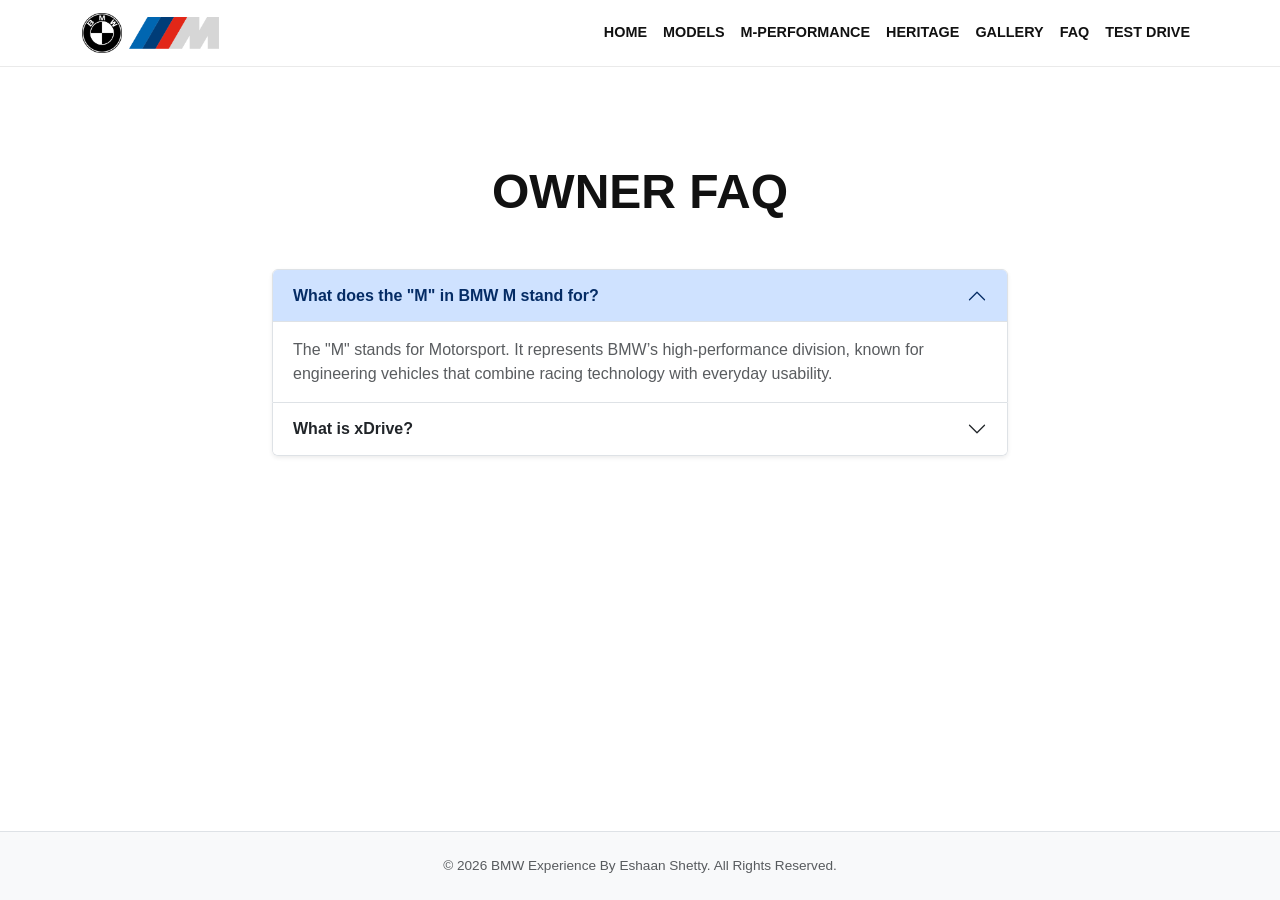
<file: faq.html>
<!DOCTYPE html>
<html lang="en">
<head>
    <meta charset="UTF-8">
    <meta name="viewport" content="width=device-width, initial-scale=1.0">
    <title>BMW | FAQ By ES</title>
    <link rel="icon" type="image/x-icon" href="media/Bmw_B.png">
    <link rel="stylesheet" href="bootstrap-5.3.8-dist/css/bootstrap.min.css">
    <link rel="stylesheet" href="css/style.css">
</head>
<body>
    <nav class="navbar navbar-expand-lg navbar-light navbar-custom sticky-top">
        <div class="container">
            <a class="navbar-brand fw-bold fs-4" href="index.html">
                <img src="media/Bmw_B.png" alt="BMW Logo" width="40">
                <img src="media/BMW_M.png" alt="BMW M Logo" width="90">
            </a>

            <button class="navbar-toggler" type="button" data-bs-toggle="collapse" data-bs-target="#navbarNav">
                <span class="navbar-toggler-icon"></span>
            </button>

            <div class="collapse navbar-collapse" id="navbarNav">
                <ul class="navbar-nav ms-auto text-uppercase fw-semibold" style="font-size: 0.9rem;">
                    <li class="nav-item"><a class="nav-link" href="index.html">Home</a></li>
                    <li class="nav-item"><a class="nav-link" href="models.html">Models</a></li>
                    <li class="nav-item"><a class="nav-link" href="performance.html">M-Performance</a></li>
                    <li class="nav-item"><a class="nav-link" href="heritage.html">Heritage</a></li>
                    <li class="nav-item"><a class="nav-link" href="gallery.html">Gallery</a></li>
                    <li class="nav-item"><a class="nav-link active" href="faq.html">FAQ</a></li>
                    <li class="nav-item"><a class="nav-link" href="testDrive.html">Test Drive</a></li>
                </ul>
            </div>
        </div>
    </nav>
    
    <main class="container my-5 py-5">
        <h1 class="text-center fw-bold mb-5 display-5">OWNER FAQ</h1>
        <div class="row justify-content-center">
            <div class="col-md-8">
                <div class="accordion shadow-sm rounded" id="faqAccordion">
                    <div class="accordion-item">
                        <h2 class="accordion-header">
                            <button class="accordion-button fw-bold" type="button" data-bs-toggle="collapse" data-bs-target="#faq1">
                                What does the "M" in BMW M stand for?
                            </button>
                        </h2>

                        <div id="faq1" class="accordion-collapse collapse show" data-bs-parent="#faqAccordion">
                            <div class="accordion-body text-muted">
                                The "M" stands for Motorsport. It represents BMW’s high-performance division, known for engineering vehicles that combine racing technology with everyday usability.
                            </div>
                        </div>
                    </div>

                    <div class="accordion-item">
                        <h2 class="accordion-header">
                            <button class="accordion-button collapsed fw-bold" type="button" data-bs-toggle="collapse" data-bs-target="#faq2">
                                What is xDrive?
                            </button>
                        </h2>

                        <div id="faq2" class="accordion-collapse collapse" data-bs-parent="#faqAccordion">
                            <div class="accordion-body text-muted">
                                xDrive is BMW’s intelligent all-wheel-drive system designed to enhance traction, stability and control while maintaining sporty driving dynamics.
                            </div>
                        </div>
                    </div>
                </div>
            </div>
        </div>
    </main>

    <footer class="text-center py-4 mt-auto border-top">
        <div class="container">
            <p class="mb-0 text-muted" style="font-size: 0.85rem;">
                &copy; 2026 BMW Experience By Eshaan Shetty. All Rights Reserved.
            </p>
        </div>
    </footer>

    <script src="bootstrap-5.3.8-dist/js/bootstrap.bundle.min.js"></script>

</body>
</html>
</file>
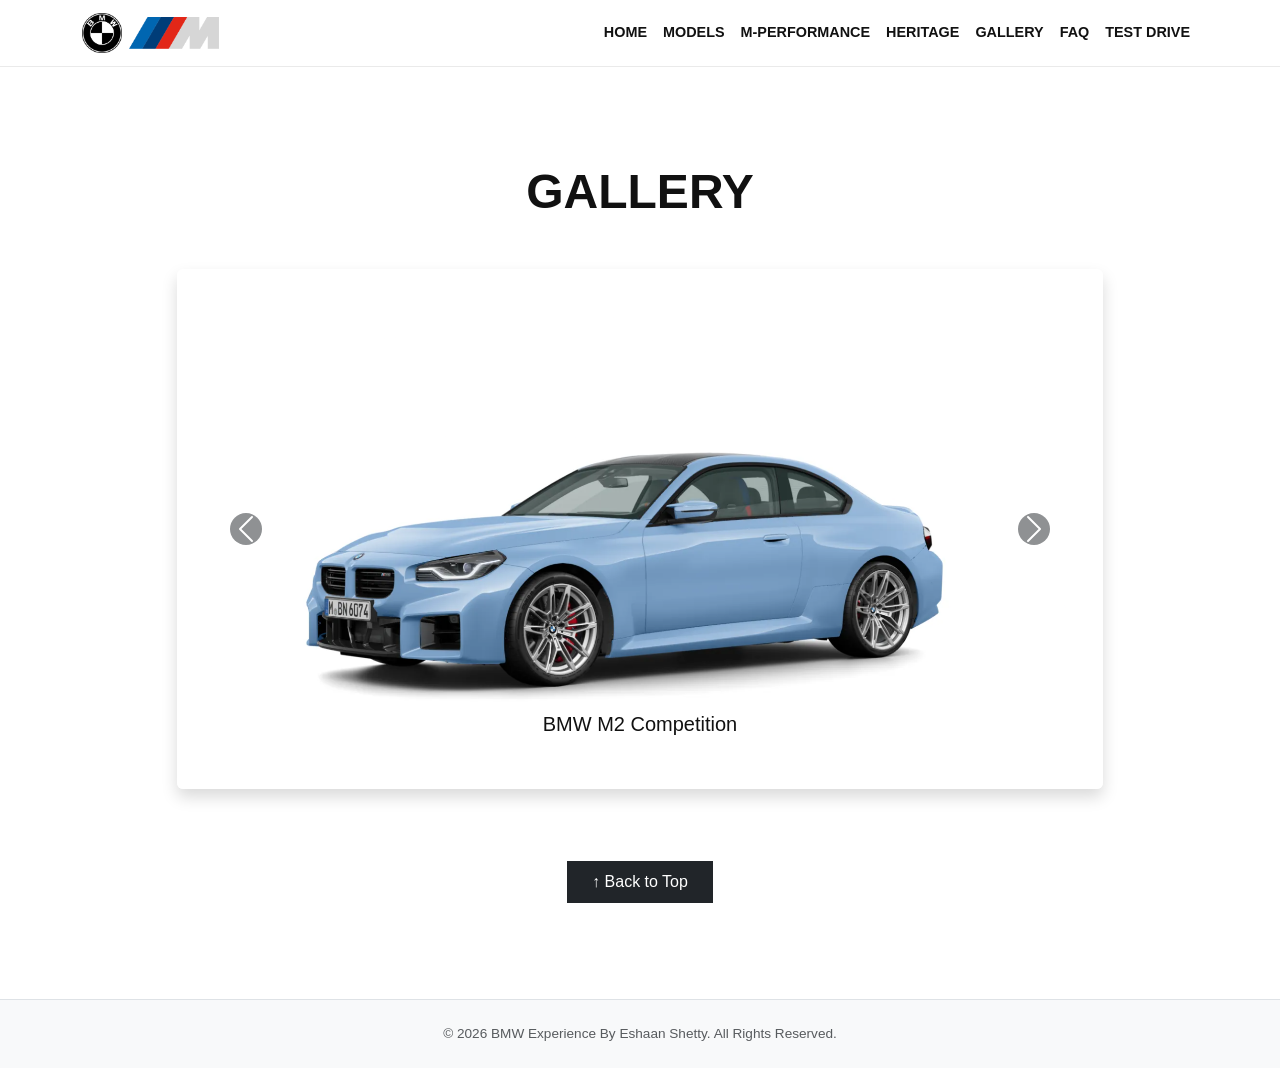
<file: gallery.html>
<!DOCTYPE html>
<html lang="en">
<head>
    <meta charset="UTF-8">
    <meta name="viewport" content="width=device-width, initial-scale=1.0">
    <title>BMW | Gallery By ES</title>
    <link rel="icon" type="image/x-icon" href="media/Bmw_B.png">
    <link rel="stylesheet" href="bootstrap-5.3.8-dist/css/bootstrap.min.css">
    <link rel="stylesheet" href="css/style.css">
</head>
<body>
    <nav class="navbar navbar-expand-lg navbar-light navbar-custom sticky-top">
        <div class="container">
            <a class="navbar-brand fw-bold fs-4" href="index.html">
                <img src="media/Bmw_B.png" alt="BMW Logo" width="40">
                <img src="media/BMW_M.png" alt="BMW M Logo" width="90">
            </a>

            <button class="navbar-toggler" type="button" data-bs-toggle="collapse" data-bs-target="#navbarNav">
                <span class="navbar-toggler-icon"></span>
            </button>

            <div class="collapse navbar-collapse" id="navbarNav">
                <ul class="navbar-nav ms-auto text-uppercase fw-semibold" style="font-size: 0.9rem;">
                    <li class="nav-item"><a class="nav-link" href="index.html">Home</a></li>
                    <li class="nav-item"><a class="nav-link" href="models.html">Models</a></li>
                    <li class="nav-item"><a class="nav-link" href="performance.html">M-Performance</a></li>
                    <li class="nav-item"><a class="nav-link" href="heritage.html">Heritage</a></li>
                    <li class="nav-item"><a class="nav-link active" href="gallery.html">Gallery</a></li>
                    <li class="nav-item"><a class="nav-link" href="faq.html">FAQ</a></li>
                    <li class="nav-item"><a class="nav-link" href="testDrive.html">Test Drive</a></li>
                </ul>
            </div>
        </div>
    </nav>

    <main class="container my-5 py-5">
        <h1 class="text-center fw-bold mb-5 display-5">GALLERY</h1>
        <div class="row justify-content-center">
            <div class="col-lg-10">
                <div id="bmwCarousel" class="carousel slide shadow rounded overflow-hidden" data-bs-ride="carousel">
                    <div class="carousel-indicators">
                        <button type="button" data-bs-target="#bmwCarousel" data-bs-slide-to="0" class="active"></button>
                        <button type="button" data-bs-target="#bmwCarousel" data-bs-slide-to="1"></button>
                        <button type="button" data-bs-target="#bmwCarousel" data-bs-slide-to="2"></button>
                        <button type="button" data-bs-target="#bmwCarousel" data-bs-slide-to="3"></button>
                        <button type="button" data-bs-target="#bmwCarousel" data-bs-slide-to="4"></button>
                        <button type="button" data-bs-target="#bmwCarousel" data-bs-slide-to="5"></button>
                        <button type="button" data-bs-target="#bmwCarousel" data-bs-slide-to="6"></button>
                        <button type="button" data-bs-target="#bmwCarousel" data-bs-slide-to="7"></button>
                        <button type="button" data-bs-target="#bmwCarousel" data-bs-slide-to="8"></button>
                        <button type="button" data-bs-target="#bmwCarousel" data-bs-slide-to="9"></button>
                        <button type="button" data-bs-target="#bmwCarousel" data-bs-slide-to="10"></button>
                        <button type="button" data-bs-target="#bmwCarousel" data-bs-slide-to="11"></button>
                        <button type="button" data-bs-target="#bmwCarousel" data-bs-slide-to="12"></button>
                        <button type="button" data-bs-target="#bmwCarousel" data-bs-slide-to="13"></button>
                    </div>

                    <div class="carousel-inner">
                        <div class="carousel-item active">
                            <img src="media/M2.jpg" class="d-block w-100" alt="BMW M2">
                            <div class="carousel-caption d-none d-md-block">
                                <h5>BMW M2 Competition</h5>
                            </div>
                        </div>

                        <div class="carousel-item">
                            <img src="media/M3.png" class="d-block w-100" alt="BMW M3">
                            <div class="carousel-caption d-none d-md-block">
                                <h5>BMW M3 Competition</h5>
                            </div>
                        </div>

                        <div class="carousel-item">
                            <img src="media/M3_Touring.png" class="d-block w-100" alt="BMW M3 Touring">
                            <div class="carousel-caption d-none d-md-block">
                                <h5>BMW M3 Touring</h5>
                            </div>
                        </div>

                        <div class="carousel-item">
                            <img src="media/bmw-m3-gtr-nfs-hd-12.webp" class="d-block w-100" alt="BMW NFS M3 GTR">
                            <div class="carousel-caption d-none d-md-block">
                                <h5>BMW NFS M3 GTR </h5>
                            </div>
                        </div>

                        <div class="carousel-item">
                            <img src="media/M4.png" class="d-block w-100" alt="BMW M4">
                            <div class="carousel-caption d-none d-md-block">
                                <h5>BMW M4 Competition xDrive</h5>
                            </div>
                        </div>

                        <div class="carousel-item">
                            <img src="media/M5.png" class="d-block w-100" alt="BMW M5">
                            <div class="carousel-caption d-none d-md-block">
                                <h5>BMW M5 Competition (G90)</h5>
                            </div>
                        </div>

                        <div class="carousel-item">
                            <img src="media/M5_Touring.png" class="d-block w-100" alt="BMW M5 Touring">
                            <div class="carousel-caption d-none d-md-block">
                                <h5>BMW M5 Touring</h5>
                            </div>
                        </div>

                        <div class="carousel-item">
                            <img src="media/M8.png" class="d-block w-100" alt="BMW M8">
                            <div class="carousel-caption d-none d-md-block">
                                <h5>BMW M8 Competition</h5>
                            </div>
                        </div>

                        <div class="carousel-item">
                            <img src="media/BMW-X5-M-Competition-Roll.jpg" class="d-block w-100" alt="BMW X5 M Competition">
                            <div class="carousel-caption d-none d-md-block">
                                <h5>BMW X5 M Competition</h5>
                            </div>
                        </div>

                        <div class="carousel-item">
                            <img src="media/BMW_XM_Red_Label.png" class="d-block w-100" alt="BMW XM">
                            <div class="carousel-caption d-none d-md-block">
                                <h5>BMW XM Label Red</h5>
                            </div>
                        </div>
                        <div class="carousel-item">
                            <img src="media/M4GT3.jpg" class="d-block w-100" alt="BMW M4 GT3 EVO">
                            <div class="carousel-caption d-none d-md-block">
                                <h5>BMW M4 GT3 EVO</h5>
                            </div>
                        </div>

                        <div class="carousel-item">
                            <img src="media/M3_Touring_24H.png" class="d-block w-100" alt="BMW M3 Touring 24H">
                            <div class="carousel-caption d-none d-md-block">
                                <h5>BMW M3 Touring 24H</h5>
                            </div>
                        </div>
                        <div class="carousel-item">
                            <img src="media/BMW_LMDH.jpeg" class="d-block w-100" alt="BMW M Hybrid V8">
                            <div class="carousel-caption d-none d-md-block">
                                <h5>BMW M Hybrid V8</h5>
                            </div>
                        </div>
                    </div>

                    <button class="carousel-control-prev" type="button" data-bs-target="#bmwCarousel" data-bs-slide="prev">
                        <span class="carousel-control-prev-icon bg-dark rounded-circle p-3"></span>
                    </button>

                    <button class="carousel-control-next" type="button" data-bs-target="#bmwCarousel" data-bs-slide="next">
                        <span class="carousel-control-next-icon bg-dark rounded-circle p-3"></span>
                    </button>
                </div>
            </div>
        </div>
        <br>
        <div class="text-center mt-5">
            <a href="#top" class="btn btn-dark px-4 py-2 rounded-0">
                ↑ Back to Top
            </a>
        </div>
    </main>

    <footer class="text-center py-4 mt-auto border-top">
        <div class="container">
            <p class="mb-0 text-muted" style="font-size: 0.85rem;">
                &copy; 2026 BMW Experience By Eshaan Shetty. All Rights Reserved.
            </p>
        </div>
    </footer>

    <script src="bootstrap-5.3.8-dist/js/bootstrap.bundle.min.js"></script>

</body>
</html>
</file>
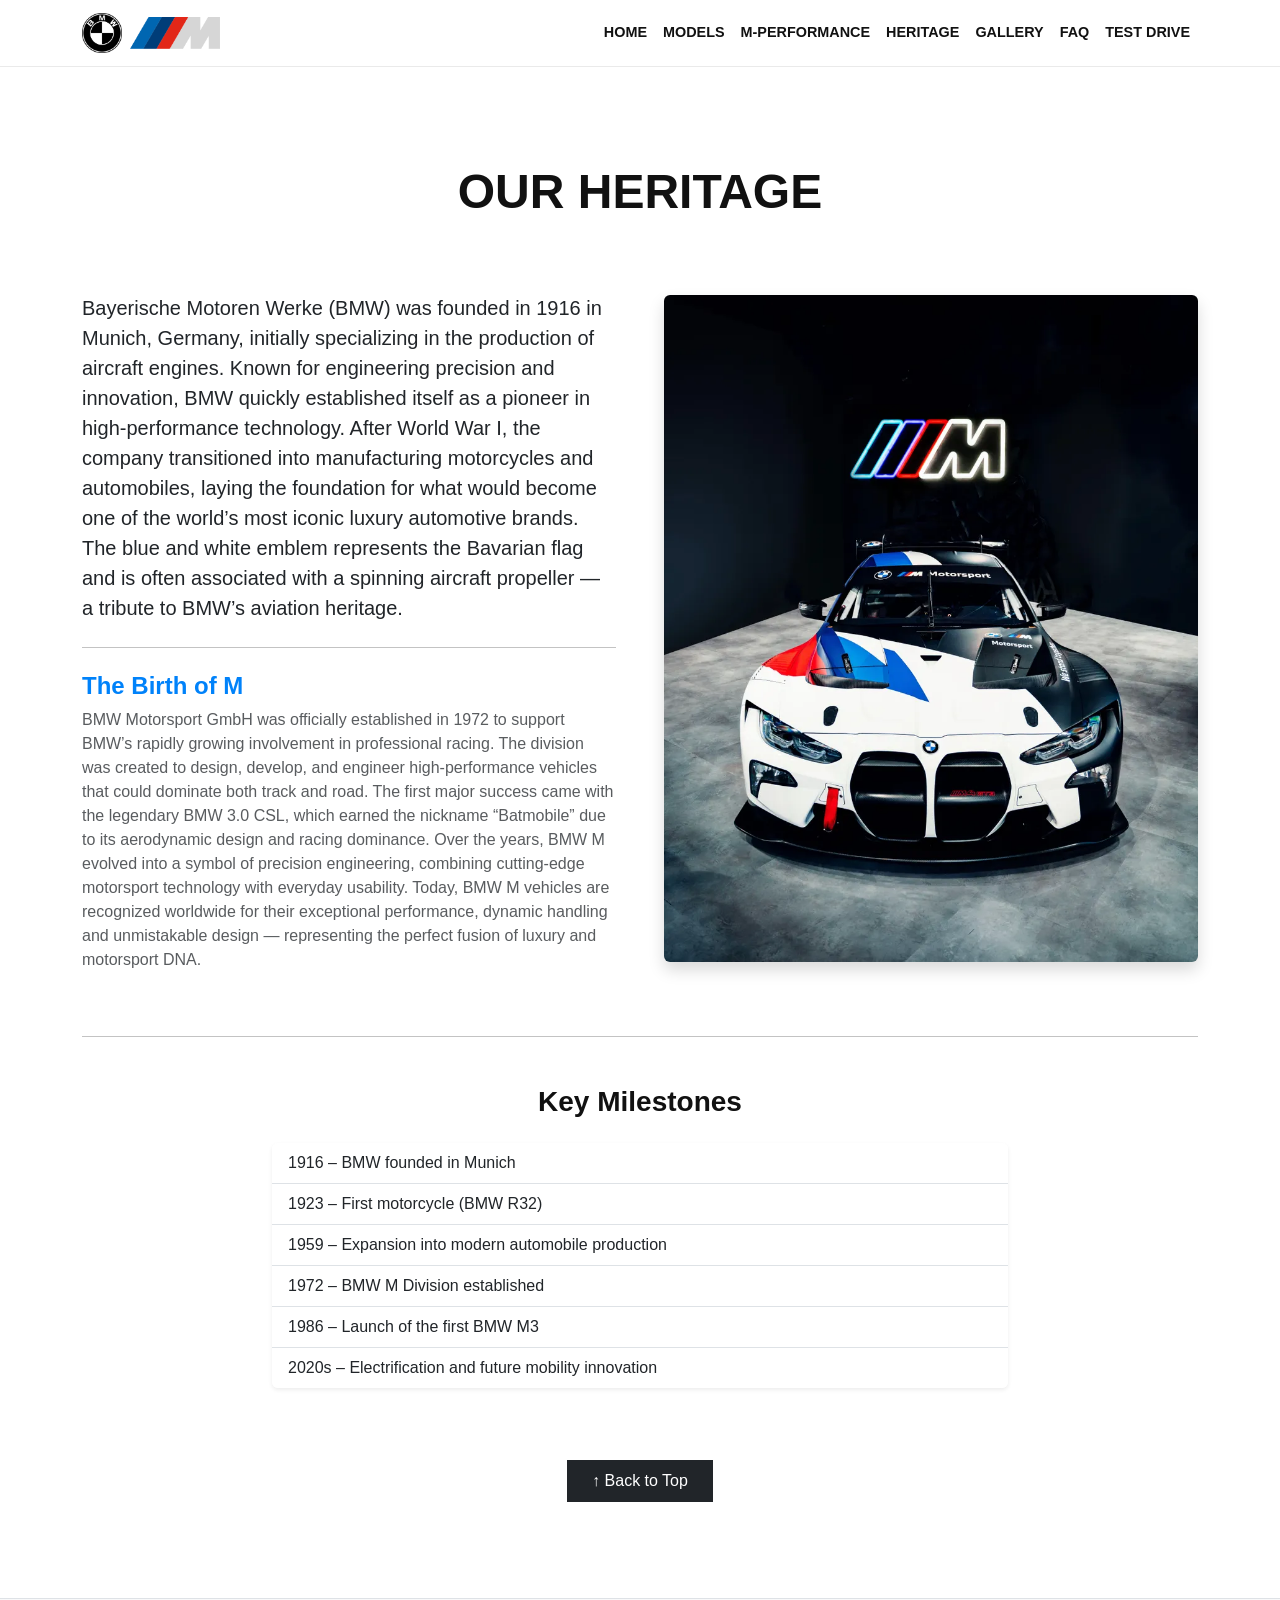
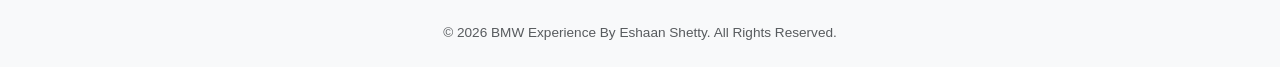
<file: heritage.html>
<!DOCTYPE html>
<html lang="en">
<head>
    <meta charset="UTF-8">
    <meta name="viewport" content="width=device-width, initial-scale=1.0">
    <title>BMW | Heritage By ES</title>
    <link rel="icon" type="image/x-icon" href="media/Bmw_B.png">
    <link rel="stylesheet" href="bootstrap-5.3.8-dist/css/bootstrap.min.css">
    <link rel="stylesheet" href="css/style.css">
</head>
<body>
    <nav class="navbar navbar-expand-lg navbar-light navbar-custom sticky-top">
        <div class="container">
            <a class="navbar-brand fw-bold fs-4 d-flex align-items-center gap-2" href="index.html">
                <img src="media/Bmw_B.png" alt="BMW Logo" width="40">
                <img src="media/BMW_M.png" alt="BMW M Logo" width="90">
            </a>

            <button class="navbar-toggler" type="button" data-bs-toggle="collapse" data-bs-target="#navbarNav">
                <span class="navbar-toggler-icon"></span>
            </button>

            <div class="collapse navbar-collapse" id="navbarNav">
                <ul class="navbar-nav ms-auto text-uppercase fw-semibold" style="font-size: 0.9rem;">
                    <li class="nav-item"><a class="nav-link" href="index.html">Home</a></li>
                    <li class="nav-item"><a class="nav-link" href="models.html">Models</a></li>
                    <li class="nav-item"><a class="nav-link" href="performance.html">M-Performance</a></li>
                    <li class="nav-item"><a class="nav-link active" href="heritage.html">Heritage</a></li>
                    <li class="nav-item"><a class="nav-link" href="gallery.html">Gallery</a></li>
                    <li class="nav-item"><a class="nav-link" href="faq.html">FAQ</a></li>
                    <li class="nav-item"><a class="nav-link" href="testDrive.html">Test Drive</a></li>
                </ul>
            </div>
        </div>
    </nav>

    <main class="container my-5 py-5">
        <h1 class="text-center fw-bold mb-5 display-5">OUR HERITAGE</h1>
        <div class="row align-items-center g-5">
            <div class="col-lg-6">
                <br>
                <p class="lead text-dark">
                    Bayerische Motoren Werke (BMW) was founded in 1916 in Munich, Germany, initially specializing in the production of aircraft engines. Known for engineering precision and innovation, BMW quickly established itself as a pioneer in high-performance technology. After World War I, the company transitioned into manufacturing motorcycles and automobiles, laying the foundation for what would become one of the world’s most iconic luxury automotive brands. The blue and white emblem represents the Bavarian flag and is often associated with a spinning aircraft propeller — a tribute to BMW’s aviation heritage.
                </p>

                <hr class="my-4">

                <h4 class="text-m-blue fw-bold">The Birth of M</h4>

                <p class="text-muted">
                    BMW Motorsport GmbH was officially established in 1972 to support BMW’s rapidly growing involvement in professional racing. The division was created to design, develop, and engineer high-performance vehicles that could dominate both track and road. The first major success came with the legendary BMW 3.0 CSL, which earned the nickname “Batmobile” due to its aerodynamic design and racing dominance.

                    Over the years, BMW M evolved into a symbol of precision engineering, combining cutting-edge motorsport technology with everyday usability. Today, BMW M vehicles are recognized worldwide for their exceptional performance, dynamic handling and unmistakable design — representing the perfect fusion of luxury and motorsport DNA.
                </p>
            </div>

            <div class="col-lg-6">
                <img src="media/M4_GT3.jpg" alt="BMW M Heritage" class="img-fluid rounded shadow">
            </div>
        </div>

        <hr class="my-5">
        <h3 class="fw-bold mb-4 text-center">Key Milestones</h3>
        <div class="row justify-content-center">
            <div class="col-lg-8">
                <ul class="list-group list-group-flush shadow-sm rounded">
                    <li class="list-group-item">1916 – BMW founded in Munich</li>
                    <li class="list-group-item">1923 – First motorcycle (BMW R32)</li>
                    <li class="list-group-item">1959 – Expansion into modern automobile production</li>
                    <li class="list-group-item">1972 – BMW M Division established</li>
                    <li class="list-group-item">1986 – Launch of the first BMW M3</li>
                    <li class="list-group-item">2020s – Electrification and future mobility innovation</li>
                </ul>
            </div>
        </div>
        <br>
        <div class="text-center mt-5">
            <a href="#top" class="btn btn-dark px-4 py-2 rounded-0">
                ↑ Back to Top
            </a>
        </div>
    </main>

    <footer class="text-center py-4 mt-auto border-top">
        <div class="container">
            <p class="mb-0 text-muted" style="font-size: 0.85rem;">
                &copy; 2026 BMW Experience By Eshaan Shetty. All Rights Reserved.
            </p>
        </div>
    </footer>

    <script src="bootstrap-5.3.8-dist/js/bootstrap.bundle.min.js"></script>

</body>
</html>
</file>
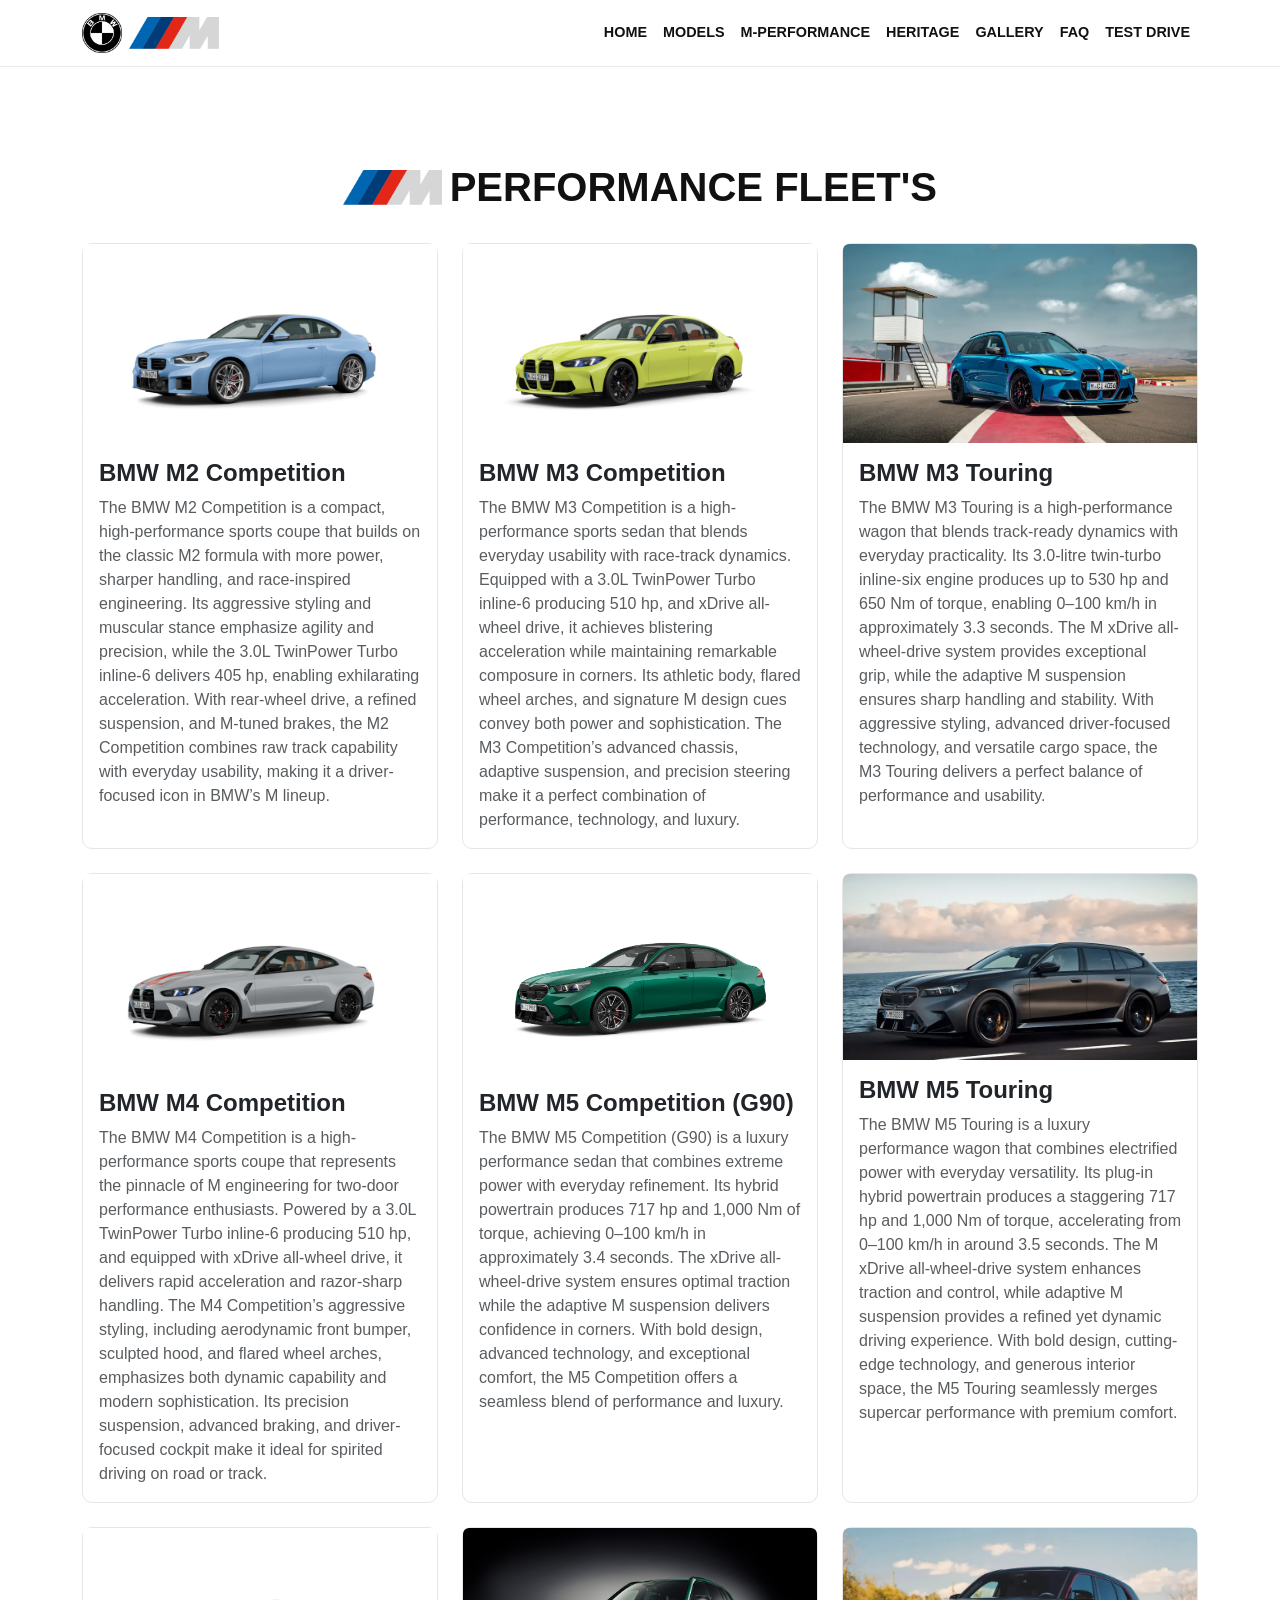
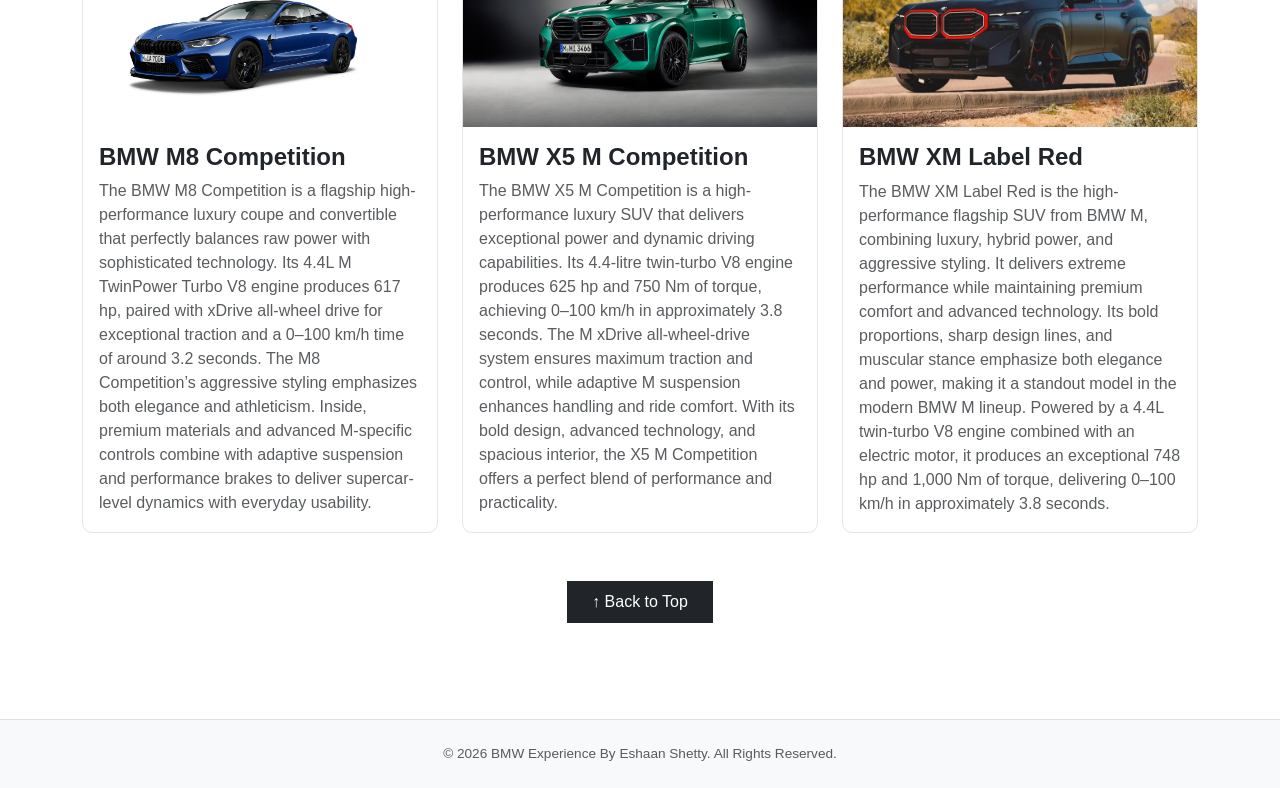
<file: models.html>
<!DOCTYPE html>
<html lang="en">
<head>
    <meta charset="UTF-8">
    <meta name="viewport" content="width=device-width, initial-scale=1.0">
    <title>BMW | Models By ES</title>
    <link rel="icon" type="image/x-icon" href="media/Bmw_B.png">
    <link rel="stylesheet" href="bootstrap-5.3.8-dist/css/bootstrap.min.css">
    <link rel="stylesheet" href="css/style.css">
</head>
<body>
    <nav class="navbar navbar-expand-lg navbar-light navbar-custom sticky-top">
        <div class="container">
            <a class="navbar-brand fw-bold fs-4" href="index.html">
                <img src="media/Bmw_B.png" alt="BMW Logo" width="40">
                <img src="media/BMW_M.png" alt="BMW M Logo" width="90">
            </a>

            <button class="navbar-toggler" type="button" data-bs-toggle="collapse" data-bs-target="#navbarNav">
                <span class="navbar-toggler-icon"></span>
            </button>

            <div class="collapse navbar-collapse" id="navbarNav">
                <ul class="navbar-nav ms-auto text-uppercase fw-semibold" style="font-size: 0.9rem;">
                    <li class="nav-item"><a class="nav-link" href="index.html">Home</a></li>
                    <li class="nav-item"><a class="nav-link active" href="models.html">Models</a></li>
                    <li class="nav-item"><a class="nav-link" href="performance.html">M-Performance</a></li>
                    <li class="nav-item"><a class="nav-link" href="heritage.html">Heritage</a></li>
                    <li class="nav-item"><a class="nav-link" href="gallery.html">Gallery</a></li>
                    <li class="nav-item"><a class="nav-link" href="faq.html">FAQ</a></li>
                    <li class="nav-item"><a class="nav-link" href="testDrive.html">Test Drive</a></li>
                </ul>
            </div>
        </div>
    </nav>

    <main class="container my-5 py-5">
        <h1 class="d-flex justify-content-center align-items-center fw-bold" style="font-size:40px;">
           <img src="media/BMW_M.png" height="35" class="me-2">
            PERFORMANCE FLEET'S
        </h1>
        <br>
        <div class="row g-4">
            <!-- M2 -->
            <div class="col-md-4">
                <div class="card h-100 premium-card">
                    <img src="media/M2.jpg" class="card-img-top rounded-top" alt="BMW M2">
                    <div class="card-body">
                        <h4 class="fw-bold">BMW M2 Competition</h4>
                        <p class="card-text text-muted">
                            The BMW M2 Competition is a compact, high-performance sports coupe that builds on the classic M2 formula with more power, sharper handling, and race-inspired engineering. Its aggressive styling and muscular stance emphasize agility and precision, while the 3.0L TwinPower Turbo inline-6 delivers 405 hp, enabling exhilarating acceleration. With rear-wheel drive, a refined suspension, and M-tuned brakes, the M2 Competition combines raw track capability with everyday usability, making it a driver-focused icon in BMW’s M lineup.
                        </p>
                    </div>
                </div>
            </div>

            <!-- M3 -->
            <div class="col-md-4">
                <div class="card h-100 premium-card">
                    <img src="media/M3.png" class="card-img-top rounded-top" alt="BMW M3">
                    <div class="card-body">
                        <h4 class="fw-bold">BMW M3 Competition</h4>
                        <p class="card-text text-muted">
                            The BMW M3 Competition is a high-performance sports sedan that blends everyday usability with race-track dynamics. Equipped with a 3.0L TwinPower Turbo inline-6 producing 510 hp, and xDrive all-wheel drive, it achieves blistering acceleration while maintaining remarkable composure in corners. Its athletic body, flared wheel arches, and signature M design cues convey both power and sophistication. The M3 Competition’s advanced chassis, adaptive suspension, and precision steering make it a perfect combination of performance, technology, and luxury.
                        </p>
                    </div>
                </div>
            </div>

            <!-- M3 Touring-->
            <div class="col-md-4">
                <div class="card h-100 premium-card">
                    <img src="media/M3_Touring.png" class="card-img-top rounded-top" alt="BMW M3 Touring">
                    <div class="card-body">
                        <h4 class="fw-bold">BMW M3 Touring</h4>
                        <p class="card-text text-muted">
                            The BMW M3 Touring is a high-performance wagon that blends track-ready dynamics with everyday practicality. Its 3.0-litre twin-turbo inline-six engine produces up to 530 hp and 650 Nm of torque, enabling 0–100 km/h in approximately 3.3 seconds. The M xDrive all-wheel-drive system provides exceptional grip, while the adaptive M suspension ensures sharp handling and stability. With aggressive styling, advanced driver-focused technology, and versatile cargo space, the M3 Touring delivers a perfect balance of performance and usability.
                        </p>
                    </div>
                </div>
            </div>

            <!-- M4 -->
            <div class="col-md-4">
                <div class="card h-100 premium-card">
                    <img src="media/M4.png" class="card-img-top rounded-top" alt="BMW M4">
                    <div class="card-body">
                        <h4 class="fw-bold">BMW M4 Competition</h4>
                        <p class="card-text text-muted">
                            The BMW M4 Competition is a high-performance sports coupe that represents the pinnacle of M engineering for two-door performance enthusiasts. Powered by a 3.0L TwinPower Turbo inline-6 producing 510 hp, and equipped with xDrive all-wheel drive, it delivers rapid acceleration and razor-sharp handling. The M4 Competition’s aggressive styling, including aerodynamic front bumper, sculpted hood, and flared wheel arches, emphasizes both dynamic capability and modern sophistication. Its precision suspension, advanced braking, and driver-focused cockpit make it ideal for spirited driving on road or track.
                        </p>
                    </div>
                </div>
            </div>

            <!-- M5 -->
            <div class="col-md-4">
                <div class="card h-100 premium-card">
                    <img src="media/M5.png" class="card-img-top rounded-top" alt="BMW M5">
                    <div class="card-body">
                        <h4 class="fw-bold">BMW M5 Competition (G90)</h4>
                        <p class="card-text text-muted">
                            The BMW M5 Competition (G90) is a luxury performance sedan that combines extreme power with everyday refinement. Its hybrid powertrain produces 717 hp and 1,000 Nm of torque, achieving 0–100 km/h in approximately 3.4 seconds. The xDrive all-wheel-drive system ensures optimal traction while the adaptive M suspension delivers confidence in corners. With bold design, advanced technology, and exceptional comfort, the M5 Competition offers a seamless blend of performance and luxury.
                        </p>
                    </div>
                </div>
            </div>

            <!-- M5 Touring-->
            <div class="col-md-4">
                <div class="card h-100 premium-card">
                    <img src="media/Touring_M5.png" class="card-img-top rounded-top" alt="BMW M5 Touring">
                    <div class="card-body">
                        <h4 class="fw-bold">BMW M5 Touring</h4>
                        <p class="card-text text-muted">
                            The BMW M5 Touring is a luxury performance wagon that combines electrified power with everyday versatility. Its plug-in hybrid powertrain produces a staggering 717 hp and 1,000 Nm of torque, accelerating from 0–100 km/h in around 3.5 seconds. The M xDrive all-wheel-drive system enhances traction and control, while adaptive M suspension provides a refined yet dynamic driving experience. With bold design, cutting-edge technology, and generous interior space, the M5 Touring seamlessly merges supercar performance with premium comfort.
                        </p>
                    </div>
                </div>
            </div>
            
            <!-- M8 -->
            <div class="col-md-4">
                <div class="card h-100 premium-card">
                    <img src="media/M8.png" class="card-img-top rounded-top" alt="BMW M8">
                    <div class="card-body">
                        <h4 class="fw-bold">BMW M8 Competition</h4>
                        <p class="card-text text-muted">
                            The BMW M8 Competition is a flagship high-performance luxury coupe and convertible that perfectly balances raw power with sophisticated technology. Its 4.4L M TwinPower Turbo V8 engine produces 617 hp, paired with xDrive all-wheel drive for exceptional traction and a 0–100 km/h time of around 3.2 seconds. The M8 Competition’s aggressive styling emphasizes both elegance and athleticism. Inside, premium materials and advanced M-specific controls combine with adaptive suspension and performance brakes to deliver supercar-level dynamics with everyday usability.
                        </p>
                    </div>
                </div>
            </div>

            <!-- BMW X5 M Competition -->
            <div class="col-md-4">
                <div class="card h-100 premium-card">
                    <img src="media/BMW-X5-M-Competition.jpg" class="card-img-top rounded-top" alt="BMW X5 M Competition">
                    <div class="card-body">
                        <h4 class="fw-bold">BMW X5 M Competition</h4>
                        <p class="card-text text-muted">
                           The BMW X5 M Competition is a high-performance luxury SUV that delivers exceptional power and dynamic driving capabilities. Its 4.4-litre twin-turbo V8 engine produces 625 hp and 750 Nm of torque, achieving 0–100 km/h in approximately 3.8 seconds. The M xDrive all-wheel-drive system ensures maximum traction and control, while adaptive M suspension enhances handling and ride comfort. With its bold design, advanced technology, and spacious interior, the X5 M Competition offers a perfect blend of performance and practicality.
                    </div>
                </div>
            </div>

            <!-- XM -->
            <div class="col-md-4">
                <div class="card h-100 premium-card">
                    <img src="media/BMW_XM_Red_Label.png" class="card-img-top rounded-top" alt="BMW XM">
                    <div class="card-body">
                        <h4 class="fw-bold">BMW XM Label Red</h4>
                        <p class="card-text text-muted">
                            The BMW XM Label Red is the high-performance flagship SUV from BMW M, combining luxury, hybrid power, and aggressive styling. It delivers extreme performance while maintaining premium comfort and advanced technology. Its bold proportions, sharp design lines, and muscular stance emphasize both elegance and power, making it a standout model in the modern BMW M lineup. Powered by a 4.4L twin-turbo V8 engine combined with an electric motor, it produces an exceptional 748 hp and 1,000 Nm of torque, delivering 0–100 km/h in approximately 3.8 seconds.
                        </p>
                    </div>
                </div>
            </div>
            <br>
            <div class="text-center mt-5">
                <a href="#top" class="btn btn-dark px-4 py-2 rounded-0">
                    ↑ Back to Top
                </a>
            </div>
        </div>
    </main>

    <footer class="text-center py-4 mt-auto border-top">
        <div class="container">
            <p class="mb-0 text-muted" style="font-size: 0.85rem;">
                &copy; 2026 BMW Experience By Eshaan Shetty. All Rights Reserved.
            </p>
        </div>
    </footer>
    <script src="bootstrap-5.3.8-dist/js/bootstrap.bundle.min.js"></script>
</body>
</html>
</file>
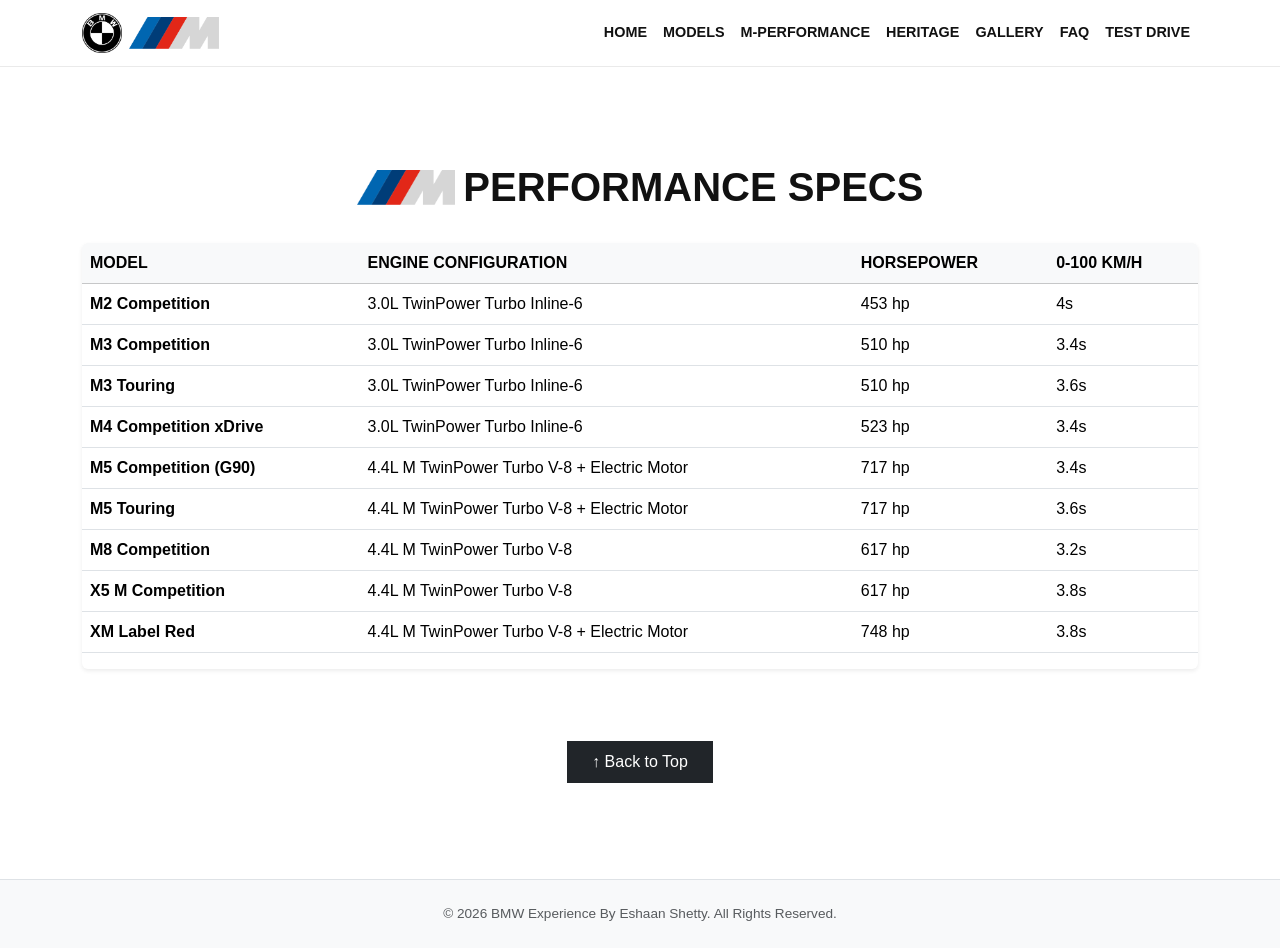
<file: performance.html>
<!DOCTYPE html>
<html lang="en">
<head>
    <meta charset="UTF-8">
    <meta name="viewport" content="width=device-width, initial-scale=1.0">
    <title>BMW | Performance By ES</title>
    <link rel="icon" type="image/x-icon" href="media/Bmw_B.png">
    <link rel="stylesheet" href="bootstrap-5.3.8-dist/css/bootstrap.min.css">
    <link rel="stylesheet" href="css/style.css">
</head>
<body>
    <nav class="navbar navbar-expand-lg navbar-light navbar-custom sticky-top">
        <div class="container">
            <a class="navbar-brand fw-bold fs-4" href="index.html">
                <img src="media/Bmw_B.png" alt="BMW Logo" width="40">
                <img src="media/BMW_M.png" alt="BMW M Logo" width="90">
            </a>

            <button class="navbar-toggler" type="button" data-bs-toggle="collapse" data-bs-target="#navbarNav">
                <span class="navbar-toggler-icon"></span>
            </button>

            <div class="collapse navbar-collapse" id="navbarNav">
                <ul class="navbar-nav ms-auto text-uppercase fw-semibold" style="font-size: 0.9rem;">
                    <li class="nav-item"><a class="nav-link" href="index.html">Home</a></li>
                    <li class="nav-item"><a class="nav-link" href="models.html">Models</a></li>
                    <li class="nav-item"><a class="nav-link active" href="performance.html">M-Performance</a></li>
                    <li class="nav-item"><a class="nav-link" href="heritage.html">Heritage</a></li>
                    <li class="nav-item"><a class="nav-link" href="gallery.html">Gallery</a></li>
                    <li class="nav-item"><a class="nav-link" href="faq.html">FAQ</a></li>
                    <li class="nav-item"><a class="nav-link" href="testDrive.html">Test Drive</a></li>
                </ul>
            </div>
        </div>
    </nav>

    <main class="container my-5 py-5">
        <h1 class="d-flex justify-content-center align-items-center fw-bold" style="font-size:40px;">
            <img src="media/BMW_M.png" height="35" class="me-2">
            PERFORMANCE SPECS
        </h1>
        <br>
        <div class="table-responsive shadow-sm rounded">
            <table class="table table-hover align-middle">
                <thead class="table-light text-uppercase">
                    <tr>
                        <th>Model</th>
                        <th>Engine Configuration</th>
                        <th>Horsepower</th>
                        <th>0-100 km/h</th>
                    </tr>
                </thead>

                <tbody>
                    <tr>
                        <th class="fw-bold">M2 Competition</th>
                        <td>3.0L TwinPower Turbo Inline-6</td>
                        <td>453 hp</td>
                        <td>4s</td>
                    </tr>

                    <tr>
                        <th class="fw-bold">M3 Competition</th>
                        <td>3.0L TwinPower Turbo Inline-6</td>
                        <td>510 hp</td>
                        <td>3.4s</td>
                    </tr>

                    <tr>
                        <td><strong>M3 Touring</strong></td>
                        <td>3.0L TwinPower Turbo Inline-6</td>
                        <td>510 hp</td>
                        <td>3.6s</td>
                    </tr>

                    <tr>
                        <th class="fw-bold">M4 Competition xDrive</th>
                        <td>3.0L TwinPower Turbo Inline-6</td>
                        <td>523 hp</td>
                        <td>3.4s</td>
                    </tr>

                    <tr>
                        <th class="fw-bold">M5 Competition (G90)</th>
                        <td>4.4L M TwinPower Turbo V-8 + Electric Motor</td>
                        <td>717 hp</td>
                        <td>3.4s</td>
                    </tr>

                    <tr>
                        <td><strong>M5 Touring</strong></td>
                        <td>4.4L M TwinPower Turbo V-8 + Electric Motor</td>
                        <td>717 hp</td>
                        <td>3.6s</td>
                    </tr>

                    <tr>
                        <th class="fw-bold">M8 Competition</th>
                        <td>4.4L M TwinPower Turbo V-8</td>
                        <td>617 hp</td>
                        <td>3.2s</td>
                    </tr>

                    <tr>
                        <td><strong>X5 M Competition</strong></td>
                        <td>4.4L M TwinPower Turbo V-8</td>
                        <td>617 hp</td>
                        <td>3.8s</td>
                    </tr>

                    <tr>
                        <th class="fw-bold">XM Label Red</th>
                        <td>4.4L M TwinPower Turbo V-8 + Electric Motor</td>
                        <td>748 hp</td>
                        <td>3.8s</td>
                    </tr>
                </tbody>
            </table>
        </div>
        <br>
        <div class="text-center mt-5">
            <a href="#top" class="btn btn-dark px-4 py-2 rounded-0">
                ↑ Back to Top
            </a>
        </div>
    </main>

    <footer class="text-center py-4 mt-auto border-top">
        <div class="container">
            <p class="mb-0 text-muted" style="font-size: 0.85rem;">
                &copy; 2026 BMW Experience By Eshaan Shetty. All Rights Reserved.
            </p>
        </div>
    </footer>

    <script src="bootstrap-5.3.8-dist/js/bootstrap.bundle.min.js"></script>

</body>
</html>
</file>
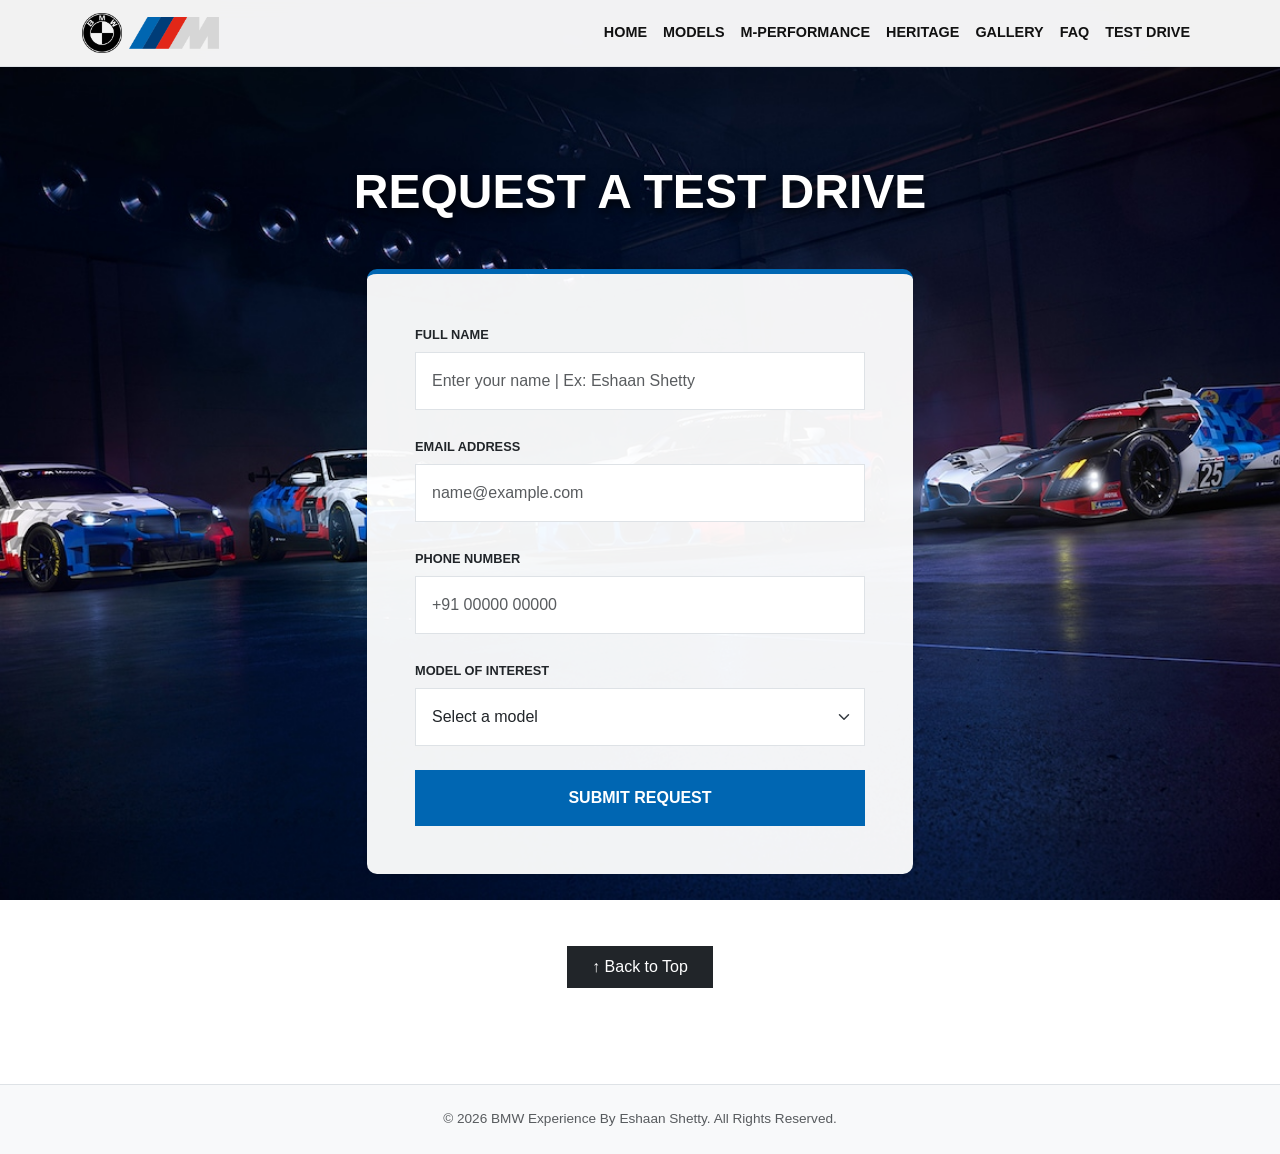
<file: testDrive.html>
<!DOCTYPE html>
<html lang="en">
<head>
    <meta charset="UTF-8">
    <meta name="viewport" content="width=device-width, initial-scale=1.0">
    <title>BMW | Contact By ES</title>
    <link rel="icon" type="image/x-icon" href="media/Bmw_B.png">
    <link rel="stylesheet" href="bootstrap-5.3.8-dist/css/bootstrap.min.css">
    <link rel="stylesheet" href="css/style.css">
    
    <style>
        :root {
            --m-blue: #0066b2;
        }
        
        body {
            background-image: url('media/bmw-m-motorsport.jpg'); 
            background-size: cover;          
            background-position: center;     
            background-attachment: fixed;    
            background-repeat: no-repeat;
        }

        h1.display-5 {
            color: white !important; 
            text-shadow: 2px 4px 10px rgba(0, 0, 0, 0.8); 
        }

        .premium-card {
            border: none;
            border-top: 5px solid var(--m-blue);
            background-color: rgba(255, 255, 255, 0.95); 
        }

        #testDriveForm {
            transition: opacity 0.3s ease;
        }
    </style>
</head>
<body id="top">
    <nav class="navbar navbar-expand-lg navbar-light navbar-custom sticky-top bg-white border-bottom">
        <div class="container">
            <a class="navbar-brand fw-bold fs-4" href="index.html">
                <img src="media/Bmw_B.png" alt="BMW Logo" width="40">
                <img src="media/BMW_M.png" alt="BMW M Logo" width="90">
            </a>

            <button class="navbar-toggler" type="button" data-bs-toggle="collapse" data-bs-target="#navbarNav">
                <span class="navbar-toggler-icon"></span>
            </button>
            <div class="collapse navbar-collapse" id="navbarNav">
                <ul class="navbar-nav ms-auto text-uppercase fw-semibold" style="font-size: 0.9rem;">
                    <li class="nav-item"><a class="nav-link" href="index.html">Home</a></li>
                    <li class="nav-item"><a class="nav-link" href="models.html">Models</a></li>
                    <li class="nav-item"><a class="nav-link" href="performance.html">M-Performance</a></li>
                    <li class="nav-item"><a class="nav-link" href="heritage.html">Heritage</a></li>
                    <li class="nav-item"><a class="nav-link" href="gallery.html">Gallery</a></li>
                    <li class="nav-item"><a class="nav-link" href="faq.html">FAQ</a></li>
                    <li class="nav-item"><a class="nav-link" href="testDrive.html">Test Drive</a></li>
                </ul>
            </div>
        </div>
    </nav>

    <main class="container my-5 py-5">
        <h1 class="text-center fw-bold mb-5 display-5">REQUEST A TEST DRIVE</h1>
        <div class="row justify-content-center">
            <div class="col-md-6">
                <div class="card premium-card p-4 p-md-5 shadow-sm">
                    <form id="testDriveForm">
                        <div class="mb-4">
                            <label for="name" class="form-label fw-semibold text-uppercase" style="font-size: 0.8rem;">
                                Full Name
                            </label>
                            <input type="text" class="form-control rounded-0 p-3" id="name" name="Full Name" placeholder="Enter your name | Ex: Eshaan Shetty" required>
                        </div>

                        <div class="mb-4">
                            <label for="email" class="form-label fw-semibold text-uppercase" style="font-size: 0.8rem;">
                                Email Address
                            </label>
                            <input type="email" class="form-control rounded-0 p-3" id="email" name="Email" placeholder="name@example.com" required>
                        </div>

                        <div class="mb-4">
                            <label for="phone" class="form-label fw-semibold text-uppercase" style="font-size: 0.8rem;">
                                Phone Number
                            </label>
                            <input type="tel" class="form-control rounded-0 p-3" id="phone" name="Phone Number" placeholder="+91 00000 00000" required>
                        </div>

                        <div class="mb-4">
                            <label for="model" class="form-label fw-semibold text-uppercase" style="font-size: 0.8rem;">
                                Model of Interest
                            </label>
                            <select class="form-select rounded-0 p-3" id="model" name="Model of Interest" required>
                                <option value="" selected disabled>Select a model</option>
                                <option value="BMW M2 Competition">BMW M2 Competition</option>
                                <option value="BMW M3 Competition">BMW M3 Competition</option>
                                <option value="BMW M3 Touring">BMW M3 Touring</option>
                                <option value="BMW M4 Competition xDrive">BMW M4 Competition xDrive</option>
                                <option value="BMW M5 Competition (G90)">BMW M5 Competition (G90)</option>
                                <option value="BMW M5 Touring">BMW M5 Touring</option>
                                <option value="BMW M8 Competition">BMW M8 Competition</option>
                                <option value="BMW X5 M Competition">BMW X5 M Competition</option>
                                <option value="BMW XM Label Red">BMW XM Label Red</option>
                            </select>
                        </div>

                        <button type="submit" class="btn w-100 rounded-0 py-3 fw-bold text-white" style="background-color: var(--m-blue); border: none;">
                            SUBMIT REQUEST
                        </button>
                    </form>

                    <div id="successMessage" class="alert alert-success mt-4 d-none text-center rounded-0" role="alert">
                        <strong>Request Sent!</strong><br> We will contact you shortly to confirm your test drive.
                    </div>
                </div>
            </div>
        </div>
        <br>
        <div class="text-center mt-5">
            <a href="#top" class="btn btn-dark px-4 py-2 rounded-0">
                ↑ Back to Top
            </a>
        </div>
    </main>
    <footer class="text-center py-4 mt-auto border-top">
        <div class="container">
            <p class="mb-0 text-muted" style="font-size: 0.85rem;">
                &copy; 2026 BMW Experience By Eshaan Shetty. All Rights Reserved.
            </p>
        </div>
    </footer>
    <script src="bootstrap-5.3.8-dist/js/bootstrap.bundle.min.js"></script>
    <script src="script/script.js"></script>
</body>
</html>
</file>
<file: css/style.css>
:root {
    --bmw-dark: #ffffff;
    --bmw-light: #111111;
    --m-blue: #0082FA;
    --m-purple: #273476;
    --m-red: #F62B34;
}

body {
    font-family: 'Helvetica Neue', Arial, sans-serif;
    background-color: var(--bmw-dark);
    color: var(--bmw-light);
    display: flex;
    flex-direction: column;
    min-height: 100vh;
}

main {
    flex: 1; 
}

.premium-card {
    background-color: #ffffff;
    border: 1px solid #e5e5e5;
    border-radius: 10px;
    transition: transform 0.4s ease, box-shadow 0.4s ease;
}

.premium-card:hover {
    transform: translateY(-8px);
    box-shadow: 0 10px 25px rgba(0, 0, 0, 0.08);
    border-bottom: 3px solid var(--m-blue);
}

.navbar-custom {
    background-color: rgba(255, 255, 255, 0.95) !important;
    backdrop-filter: blur(10px);
    border-bottom: 1px solid #eaeaea;
}

.navbar .nav-link {
    color: #111 !important;
}

.navbar .nav-link:hover {
    color: var(--m-blue) !important;
}

.hero-section {
    background: linear-gradient(rgba(255, 255, 255, 0.7), rgba(255, 255, 255, 0.9)), 
                url('https://images.unsplash.com/photo-1555353540-64fddef71eb7?ixlib=rb-4.0.3&auto=format&fit=crop&w=2000&q=80') center/cover;
    padding: 120px 0;
}

.btn-outline-light {
    color: #111;
    border-color: #111;
}

.btn-outline-light:hover {
    background-color: #111;
    color: #fff;
}

.text-m-blue { color: var(--m-blue); }
.text-m-red { color: var(--m-red); }

.carousel-caption h5 {
    color: #111 !important;
    background-color: rgba(255, 255, 255, 0.7);
    display: inline-block;
    padding: 5px 10px;
    border-radius: 5px;
}

footer {
    background-color: #f8f9fa;
    color: #666;
}

section {
    margin-bottom: 60px;
}
</file>
